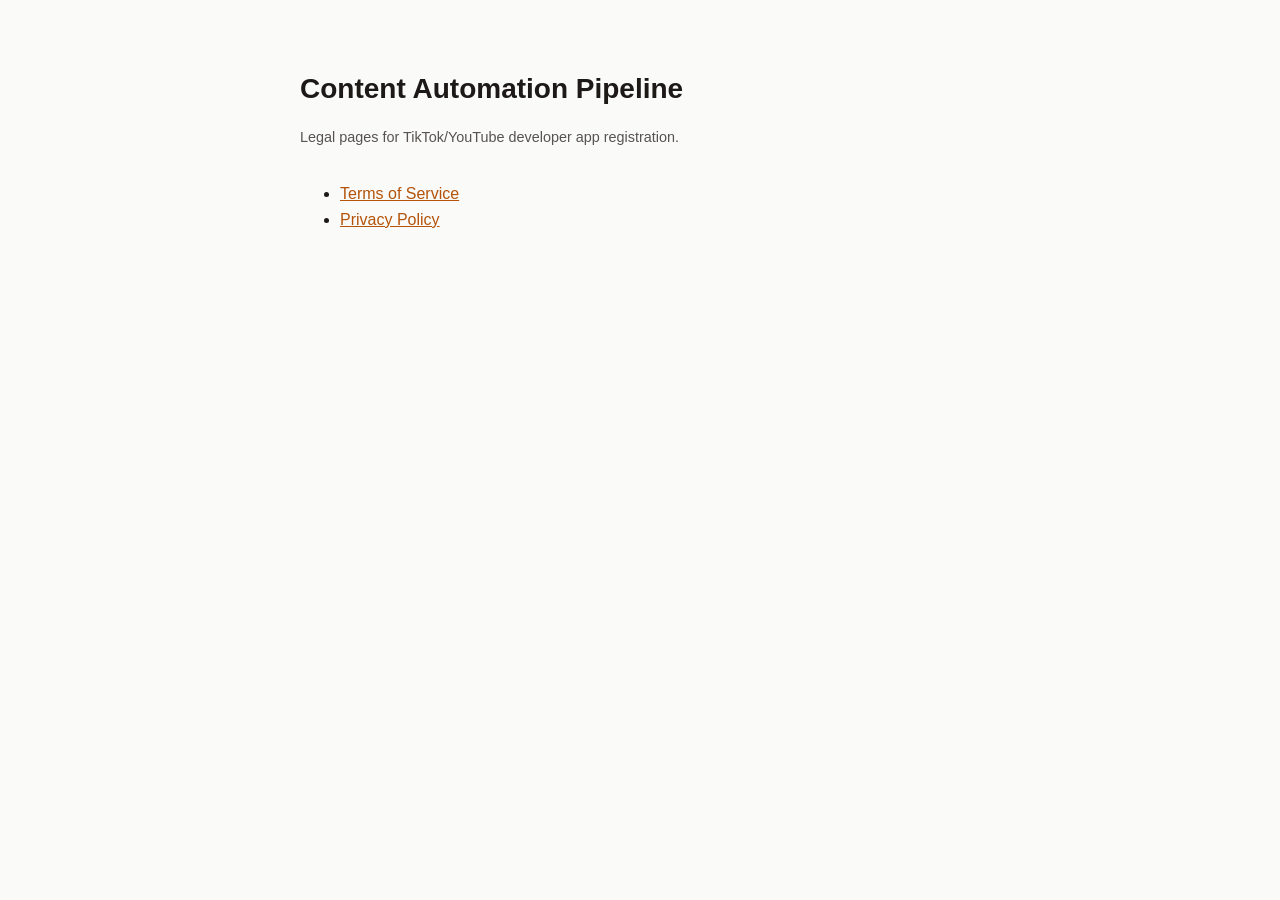
<file: index.html>
<!doctype html>
<html lang="en">
<head>
<meta charset="utf-8">
<meta name="viewport" content="width=device-width, initial-scale=1">
<title>Content Automation Pipeline</title>
<link rel="stylesheet" href="style.css">
</head>
<body>
<h1>Content Automation Pipeline</h1>
<p class="updated">Legal pages for TikTok/YouTube developer app registration.</p>
<ul>
  <li><a href="terms.html">Terms of Service</a></li>
  <li><a href="privacy.html">Privacy Policy</a></li>
</ul>
</body>
</html>
</file>
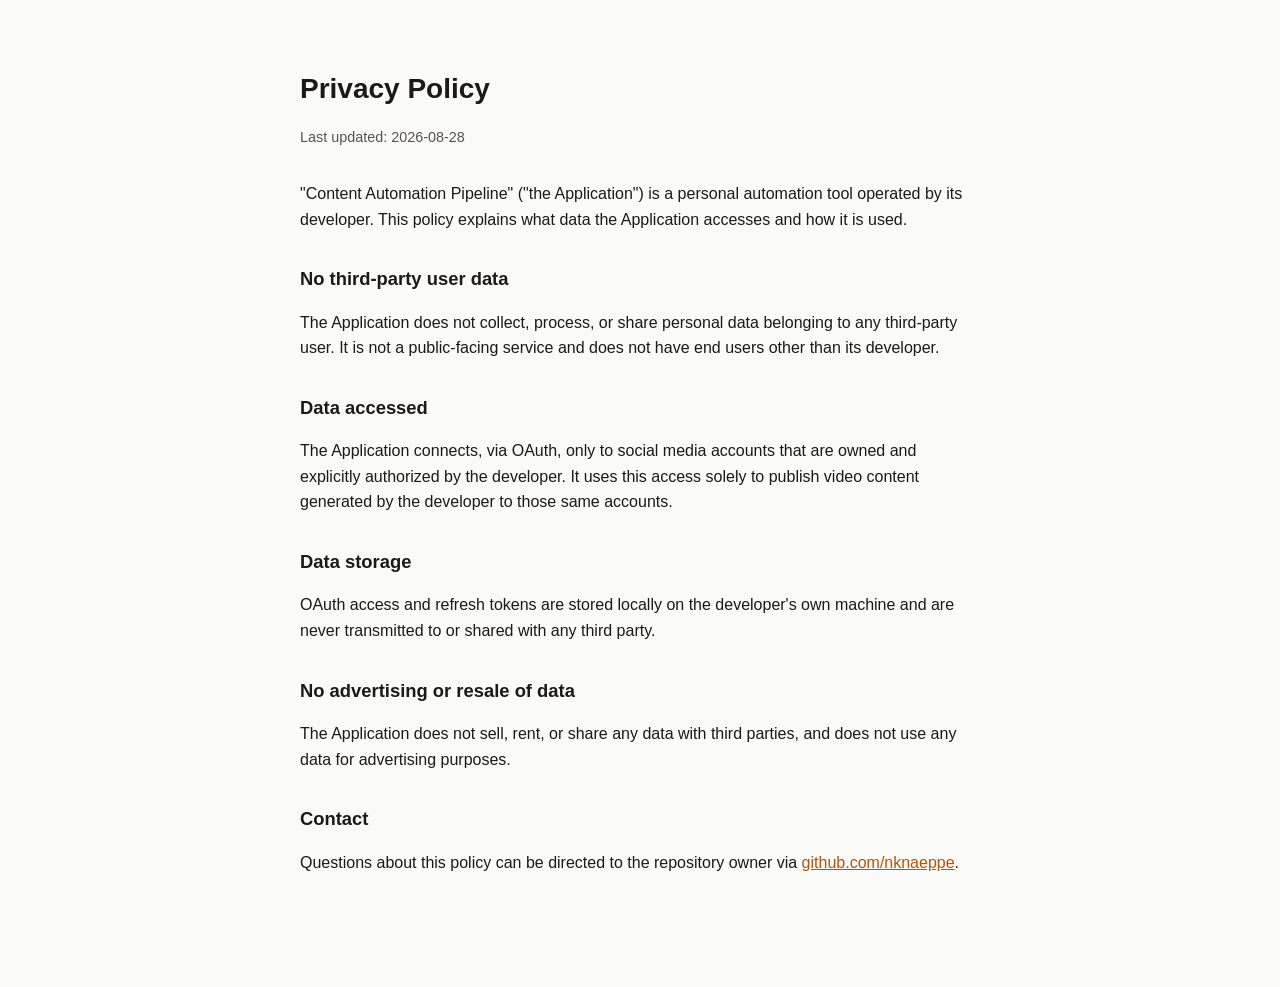
<file: privacy.html>
<!doctype html>
<html lang="en">
<head>
<meta charset="utf-8">
<meta name="viewport" content="width=device-width, initial-scale=1">
<title>Privacy Policy — Content Automation Pipeline</title>
<link rel="stylesheet" href="style.css">
</head>
<body>
<h1>Privacy Policy</h1>
<p class="updated">Last updated: 2026-08-28</p>

<p>"Content Automation Pipeline" ("the Application") is a personal automation tool operated by its developer. This policy explains what data the Application accesses and how it is used.</p>

<h2>No third-party user data</h2>
<p>The Application does not collect, process, or share personal data belonging to any third-party user. It is not a public-facing service and does not have end users other than its developer.</p>

<h2>Data accessed</h2>
<p>The Application connects, via OAuth, only to social media accounts that are owned and explicitly authorized by the developer. It uses this access solely to publish video content generated by the developer to those same accounts.</p>

<h2>Data storage</h2>
<p>OAuth access and refresh tokens are stored locally on the developer's own machine and are never transmitted to or shared with any third party.</p>

<h2>No advertising or resale of data</h2>
<p>The Application does not sell, rent, or share any data with third parties, and does not use any data for advertising purposes.</p>

<h2>Contact</h2>
<p>Questions about this policy can be directed to the repository owner via <a href="https://github.com/nknaeppe">github.com/nknaeppe</a>.</p>
</body>
</html>
</file>
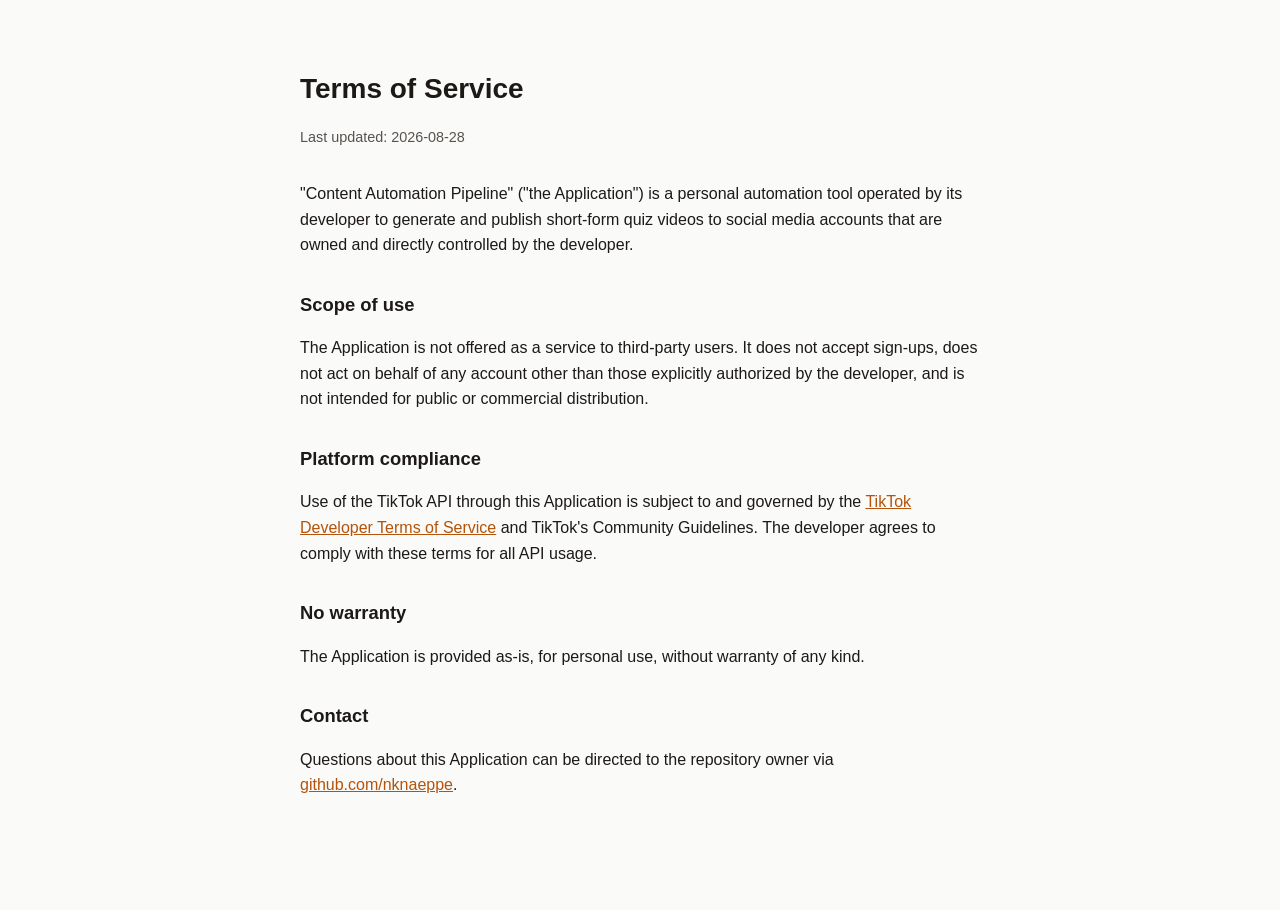
<file: terms.html>
<!doctype html>
<html lang="en">
<head>
<meta charset="utf-8">
<meta name="viewport" content="width=device-width, initial-scale=1">
<title>Terms of Service — Content Automation Pipeline</title>
<link rel="stylesheet" href="style.css">
</head>
<body>
<h1>Terms of Service</h1>
<p class="updated">Last updated: 2026-08-28</p>

<p>"Content Automation Pipeline" ("the Application") is a personal automation tool operated by its developer to generate and publish short-form quiz videos to social media accounts that are owned and directly controlled by the developer.</p>

<h2>Scope of use</h2>
<p>The Application is not offered as a service to third-party users. It does not accept sign-ups, does not act on behalf of any account other than those explicitly authorized by the developer, and is not intended for public or commercial distribution.</p>

<h2>Platform compliance</h2>
<p>Use of the TikTok API through this Application is subject to and governed by the <a href="https://developers.tiktok.com/doc/developer-terms-of-service">TikTok Developer Terms of Service</a> and TikTok's Community Guidelines. The developer agrees to comply with these terms for all API usage.</p>

<h2>No warranty</h2>
<p>The Application is provided as-is, for personal use, without warranty of any kind.</p>

<h2>Contact</h2>
<p>Questions about this Application can be directed to the repository owner via <a href="https://github.com/nknaeppe">github.com/nknaeppe</a>.</p>
</body>
</html>
</file>
<file: style.css>
:root {
  color-scheme: light dark;
  --bg: #fafaf9;
  --fg: #1c1917;
  --muted: #57534e;
  --accent: #b45309;
}
@media (prefers-color-scheme: dark) {
  :root {
    --bg: #1c1917;
    --fg: #fafaf9;
    --muted: #a8a29e;
    --accent: #f59e0b;
  }
}
body {
  background: var(--bg);
  color: var(--fg);
  font-family: -apple-system, BlinkMacSystemFont, "Segoe UI", Roboto, sans-serif;
  max-width: 680px;
  margin: 0 auto;
  padding: 3rem 1.5rem 6rem;
  line-height: 1.6;
}
h1 { font-size: 1.75rem; margin-bottom: 0.25rem; }
.updated { color: var(--muted); font-size: 0.9rem; margin-bottom: 2rem; }
h2 { font-size: 1.15rem; margin-top: 2rem; }
a { color: var(--accent); }
</file>
